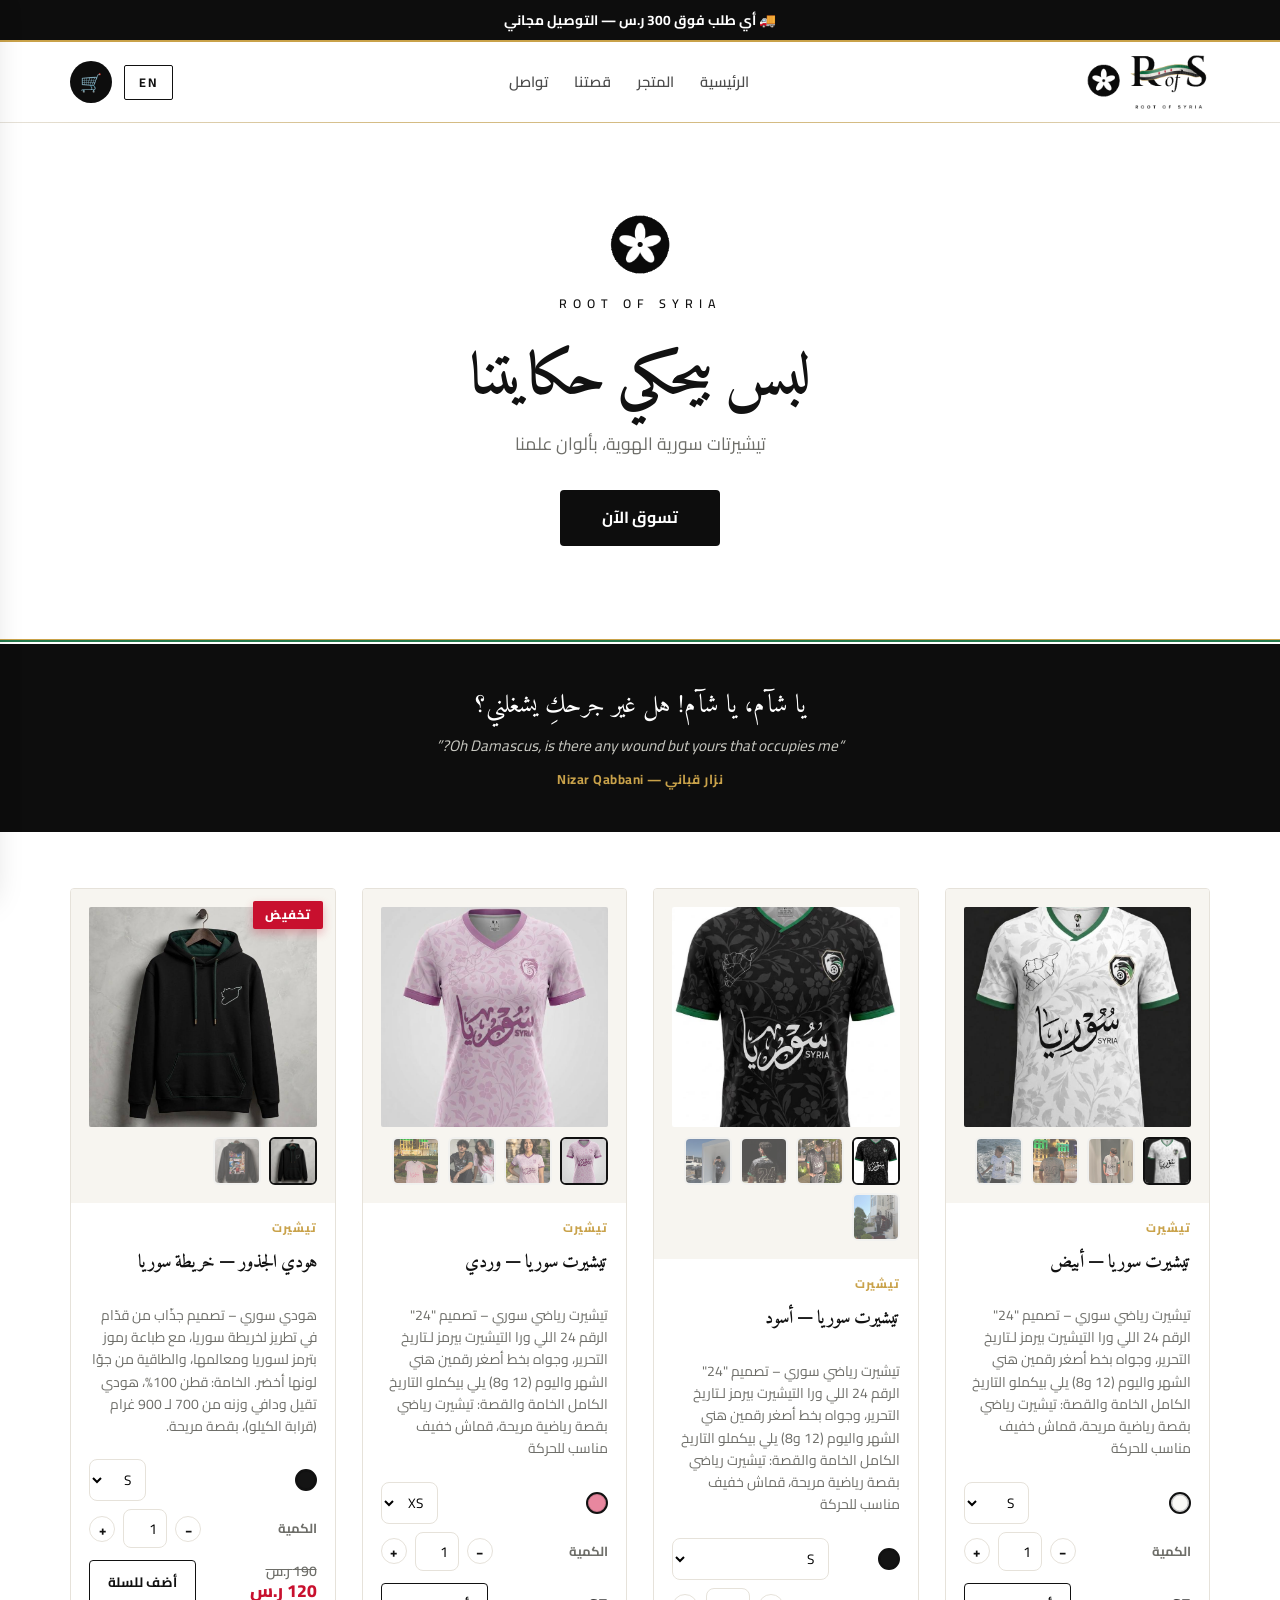
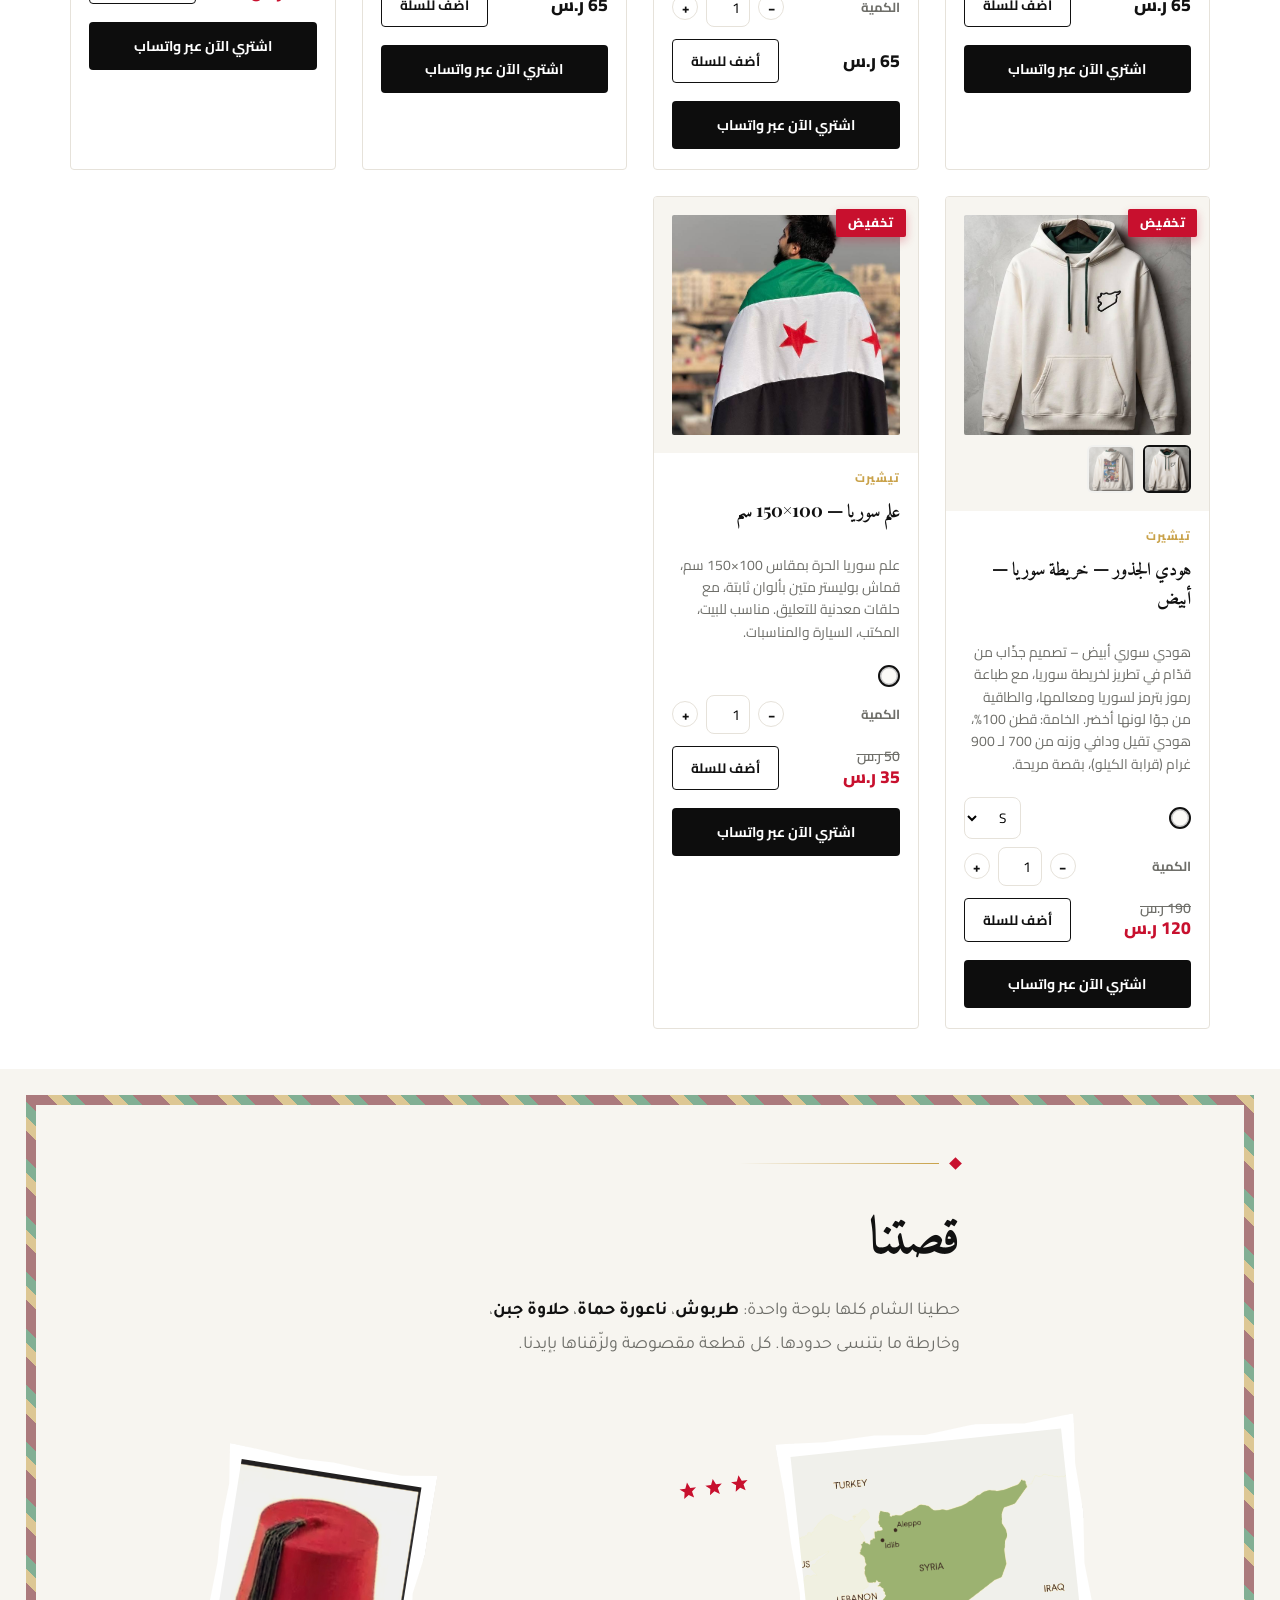
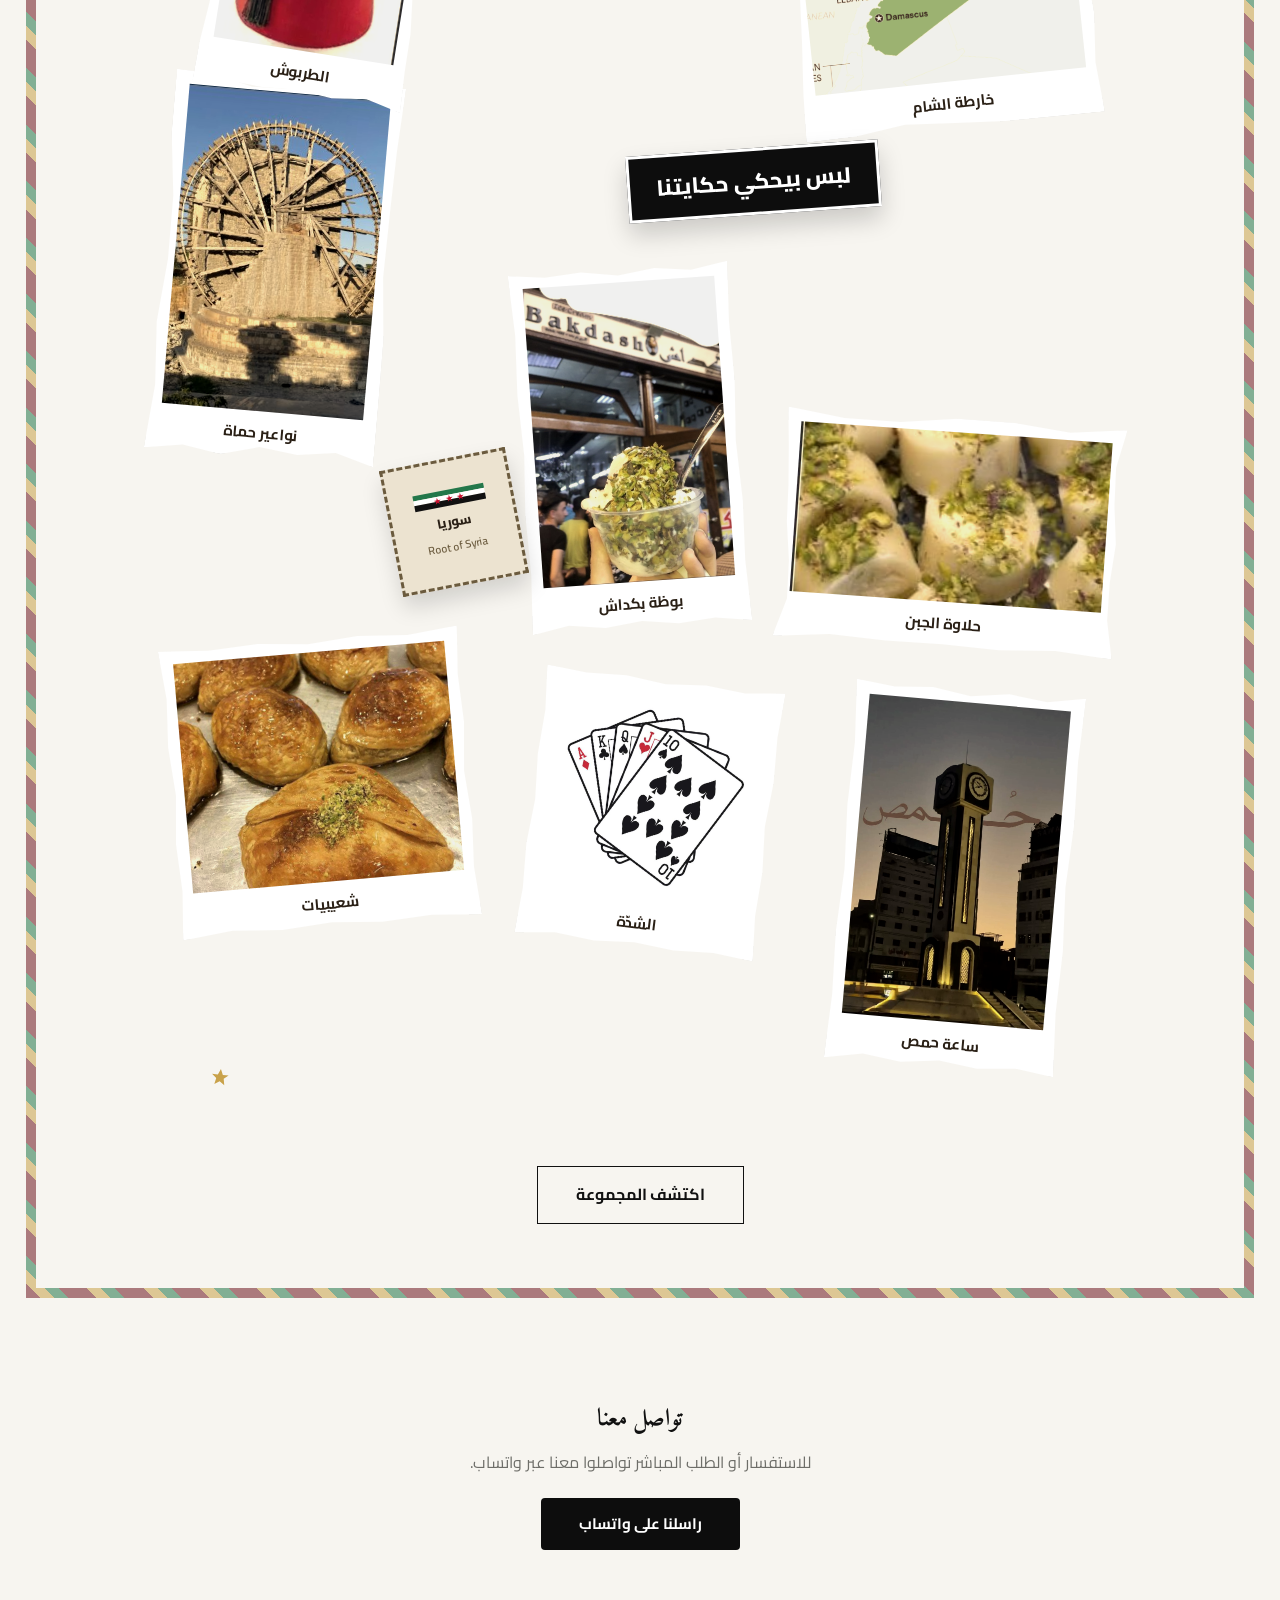
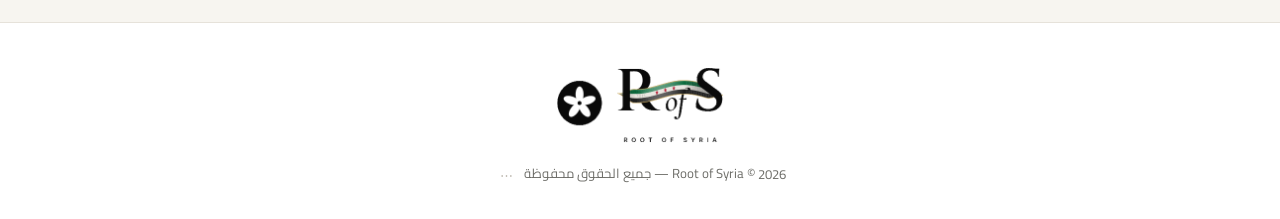
<file: index.html>
<!DOCTYPE html>
<html lang="ar" dir="rtl">
<head>
<meta charset="UTF-8">
<meta name="viewport" content="width=device-width, initial-scale=1.0">
<title>Root of Syria | تيشيرتات سورية الهوية</title>
<meta name="description" content="Root of Syria — Syrian-identity t-shirts in the colors of our flag. Order directly via WhatsApp, ships across the Gulf and beyond. تيشيرتات سورية الهوية، اطلبي مباشرة عبر واتساب.">
<link rel="canonical" href="https://meriesaif024-png.github.io/Syrian__style/">
<meta property="og:type" content="website">
<meta property="og:title" content="Root of Syria">
<meta property="og:description" content="Syrian-identity t-shirts in the colors of our flag. Order directly via WhatsApp.">
<meta property="og:url" content="https://meriesaif024-png.github.io/Syrian__style/">
<meta property="og:image" content="https://meriesaif024-png.github.io/Syrian__style/assets/og-image.png">
<meta name="twitter:card" content="summary">
<meta name="twitter:title" content="Root of Syria">
<meta name="twitter:description" content="Syrian-identity t-shirts in the colors of our flag. Order directly via WhatsApp.">
<meta name="twitter:image" content="https://meriesaif024-png.github.io/Syrian__style/assets/og-image.png">
<link rel="icon" type="image/png" href="assets/logo-mark.png?v=20261125">
<link rel="apple-touch-icon" href="assets/logo-mark.png?v=20261125">
<meta name="theme-color" content="#ffffff">
<link rel="preconnect" href="https://fonts.googleapis.com">
<link href="https://fonts.googleapis.com/css2?family=Playfair+Display:ital,wght@0,500;0,700;1,500&family=Amiri:wght@400;700&family=Cairo:wght@400;600;800&family=Tajawal:wght@400;500&display=swap" rel="stylesheet">
<link rel="stylesheet" href="css/styles.css?v=20261125">
</head>
<body>

<div id="storefrontRoot">

<div class="promo-bar" data-i18n="promoFreeDelivery">🚚 أي طلب فوق 300 ر.س — التوصيل مجاني</div>

<div id="inAppBrowserBanner" class="in-app-banner" hidden>
  <span data-i18n="inAppBrowserWarning"></span>
  <button type="button" id="inAppBrowserDismiss" class="in-app-banner-close" aria-label="close">✕</button>
</div>

<header class="site-header">
  <div class="header-inner">
    <a href="#home" class="brand"><img src="assets/logo.png?v=20261125" alt="Root of Syria"></a>
    <nav class="main-nav">
      <a href="#home" data-i18n="navHome">الرئيسية</a>
      <a href="#shop" data-i18n="navShop">المتجر</a>
      <a href="#story" data-i18n="navStory">قصتنا</a>
      <a href="#contact" data-i18n="navContact">تواصل</a>
    </nav>
    <div class="header-actions">
      <button type="button" id="langToggle" class="lang-btn">EN</button>
      <button type="button" id="cartToggle" class="cart-btn" aria-label="Cart">
        🛒 <span id="cartCount" class="cart-count">0</span>
      </button>
    </div>
  </div>
</header>

<section class="hero" id="home">
  <div class="hero-content">
    <div class="hero-badge"><img src="assets/logo-mark.png?v=20261125" alt="" class="hero-mark"></div>
    <span class="hero-eyebrow">ROOT OF SYRIA</span>
    <h1 data-i18n="heroTitle">لبس بيحكي حكايتنا</h1>
    <p data-i18n="heroSubtitle">تيشيرتات سورية الهوية، بألوان علمنا</p>
    <a href="#shop" class="btn btn-hero" data-i18n="heroCta">تسوق الآن</a>
  </div>
</section>

<section class="quote-section">
  <div id="quoteBanner" class="quote-banner"></div>
</section>

<section class="shop" id="shop">
  <div id="productGrid" class="product-grid"></div>
</section>

<section class="story" id="story">
  <div class="story-head">
    <div class="story-rule"><span class="story-diamond"></span><span class="story-line"></span></div>
    <h2 data-i18n="storyTitle">قصتنا</h2>
    <p data-i18n-html="storyBody">حطينا الشام كلها بلوحة واحدة: <b>طربوش</b>، <b>ناعورة حماة</b>، <b>حلاوة جبن</b>، وخارطة ما بتنسى حدودها. كل قطعة مقصوصة ولزّقناها بإيدنا.</p>
  </div>

  <div class="story-board">
    <div class="story-photo p-map">
      <img src="assets/story-map.png?v=20261125" alt="Map of Syria" loading="lazy">
      <span class="story-tag" data-i18n="storyTagMap">خارطة الشام</span>
    </div>
    <div class="story-photo p-noria">
      <img src="assets/story-noria.jpg?v=20261125" alt="Hama Noria" loading="lazy">
      <span class="story-tag" data-i18n="storyTagNoria">نواعير حماة</span>
    </div>
    <div class="story-photo p-sweets">
      <img src="assets/story-sweets.jpg?v=20261125" alt="Halawet El Jibn" loading="lazy">
      <span class="story-tag" data-i18n="storyTagSweets">حلاوة الجبن</span>
    </div>
    <div class="story-photo p-fez">
      <img src="assets/story-fez.jpg?v=20261125" alt="Tarboosh" loading="lazy">
      <span class="story-tag" data-i18n="storyTagFez">الطربوش</span>
    </div>
    <div class="story-photo p-bakdash">
      <img src="assets/story-bakdash.jpg?v=20261125" alt="Bakdash ice cream" loading="lazy">
      <span class="story-tag" data-i18n="storyTagBakdash">بوظة بكداش</span>
    </div>
    <div class="story-photo p-shaabiyat">
      <img src="assets/story-shaabiyat.jpg?v=20261125" alt="Shaabiyat" loading="lazy">
      <span class="story-tag" data-i18n="storyTagShaabiyat">شعيبيات</span>
    </div>
    <div class="story-photo p-cards">
      <img src="assets/story-cards.jpg?v=20261125" alt="Playing cards" loading="lazy">
      <span class="story-tag" data-i18n="storyTagCards">الشدّة</span>
    </div>
    <div class="story-photo p-clock">
      <img src="assets/story-clock.jpg?v=20261125" alt="Homs clock tower" loading="lazy">
      <span class="story-tag" data-i18n="storyTagClock">ساعة حمص</span>
    </div>

    <div class="story-sign" data-i18n="heroTitle">لبس بيحكي حكايتنا</div>

    <div class="story-stamp">
      <div class="story-flagbar"><span class="g"></span><span class="w"></span><span class="b"></span></div>
      <span class="story-stamp-stars">★ ★ ★</span>
      <span class="story-stamp-txt" data-i18n="storyStampCountry">سوريا</span>
      <span class="story-stamp-val">Root of Syria</span>
    </div>

    <div class="story-stars3 stars-a" aria-hidden="true">
      <svg viewBox="0 0 24 24" fill="#c8102e"><path d="M12 1l3 7h7l-5.5 4.5L18 20l-6-4-6 4 1.5-7.5L2 8h7z"/></svg>
      <svg viewBox="0 0 24 24" fill="#c8102e"><path d="M12 1l3 7h7l-5.5 4.5L18 20l-6-4-6 4 1.5-7.5L2 8h7z"/></svg>
      <svg viewBox="0 0 24 24" fill="#c8102e"><path d="M12 1l3 7h7l-5.5 4.5L18 20l-6-4-6 4 1.5-7.5L2 8h7z"/></svg>
    </div>
    <div class="story-stars3 stars-b" aria-hidden="true">
      <svg viewBox="0 0 24 24" fill="#c9a24a"><path d="M12 1l3 7h7l-5.5 4.5L18 20l-6-4-6 4 1.5-7.5L2 8h7z"/></svg>
    </div>
  </div>

  <div class="story-cta-row">
    <a href="#shop" class="story-ghost-btn" data-i18n="storyCta">اكتشف المجموعة</a>
  </div>
</section>

<section class="contact" id="contact">
  <h2 data-i18n="contactTitle">تواصل معنا</h2>
  <p data-i18n="contactBody">للاستفسار أو الطلب المباشر تواصلوا معنا عبر واتساب.</p>
  <a href="#" id="contactWhatsappBtn" class="btn btn-whatsapp" target="_blank" rel="noopener" data-i18n="contactWhatsappBtn">راسلنا على واتساب</a>
</section>

<footer class="site-footer">
  <div class="brand"><img src="assets/logo.png?v=20261125" alt="Root of Syria"></div>
  <p>Root of Syria &copy; <span id="year"></span> — <span data-i18n="footerRights">جميع الحقوق محفوظة</span> <button type="button" id="ownerAccessBtn" class="owner-access-btn" aria-label="owner">⋯</button></p>
</footer>

<!-- Cart Drawer -->
<div id="overlay" class="overlay"></div>
<aside id="cartDrawer" class="cart-drawer">
  <div class="cart-drawer-header">
    <h2 data-i18n="cartTitle">سلة المشتريات</h2>
    <button type="button" id="cartClose" class="icon-btn">✕</button>
  </div>
  <div id="cartItems" class="cart-items"></div>
  <div class="cart-drawer-footer">
    <div class="cart-total-row">
      <span data-i18n="subtotal">المجموع</span>
      <strong id="cartSubtotal">0 ر.س</strong>
    </div>
    <button type="button" id="checkoutBtn" class="btn btn-checkout" disabled data-i18n="checkoutBtn">إتمام الطلب عبر واتساب</button>
    <button type="button" id="clearCartBtn" class="btn btn-text" data-i18n="clearCart">تفريغ السلة</button>
  </div>
</aside>

<!-- Product Detail -->
<div id="detailModal" class="modal">
  <div class="modal-box detail-box">
    <button type="button" id="detailClose" class="icon-btn detail-close">✕</button>
    <div id="detailContent" class="detail-content"></div>
  </div>
</div>

<!-- Checkout Modal -->
<div id="checkoutModal" class="modal">
  <div class="modal-box">
    <div class="modal-header">
      <h2 data-i18n="modalTitle">معلومات التوصيل</h2>
      <button type="button" id="checkoutClose" class="icon-btn">✕</button>
    </div>
    <form id="checkoutForm">
      <label>
        <span data-i18n="nameLabel">الاسم الكامل</span>
        <input type="text" id="custName" required>
      </label>
      <label>
        <span data-i18n="phoneLabel">رقم الهاتف</span>
        <input type="tel" id="custPhone" required>
      </label>
      <label>
        <span data-i18n="countryLabel">الدولة</span>
        <select id="custCountry">
          <option value="🇸🇦 Saudi Arabia — السعودية" selected>🇸🇦 Saudi Arabia — السعودية</option>
          <option value="🇦🇪 United Arab Emirates — الإمارات">🇦🇪 United Arab Emirates — الإمارات</option>
          <option value="🇰🇼 Kuwait — الكويت">🇰🇼 Kuwait — الكويت</option>
          <option value="🇶🇦 Qatar — قطر">🇶🇦 Qatar — قطر</option>
          <option value="🇧🇭 Bahrain — البحرين">🇧🇭 Bahrain — البحرين</option>
          <option value="🇴🇲 Oman — عُمان">🇴🇲 Oman — عُمان</option>
          <option value="🇸🇾 Syria — سوريا">🇸🇾 Syria — سوريا</option>
          <option value="🇱🇧 Lebanon — لبنان">🇱🇧 Lebanon — لبنان</option>
          <option value="🇯🇴 Jordan — الأردن">🇯🇴 Jordan — الأردن</option>
          <option value="🇮🇶 Iraq — العراق">🇮🇶 Iraq — العراق</option>
          <option value="🇵🇸 Palestine — فلسطين">🇵🇸 Palestine — فلسطين</option>
          <option value="🇪🇬 Egypt — مصر">🇪🇬 Egypt — مصر</option>
          <option value="🇱🇾 Libya — ليبيا">🇱🇾 Libya — ليبيا</option>
          <option value="🇹🇳 Tunisia — تونس">🇹🇳 Tunisia — تونس</option>
          <option value="🇩🇿 Algeria — الجزائر">🇩🇿 Algeria — الجزائر</option>
          <option value="🇲🇦 Morocco — المغرب">🇲🇦 Morocco — المغرب</option>
          <option value="🇸🇩 Sudan — السودان">🇸🇩 Sudan — السودان</option>
          <option value="🇾🇪 Yemen — اليمن">🇾🇪 Yemen — اليمن</option>
          <option value="🇹🇷 Turkey — تركيا">🇹🇷 Turkey — تركيا</option>
          <option value="🇩🇪 Germany — ألمانيا">🇩🇪 Germany — ألمانيا</option>
          <option value="🇸🇪 Sweden — السويد">🇸🇪 Sweden — السويد</option>
          <option value="🇳🇱 Netherlands — هولندا">🇳🇱 Netherlands — هولندا</option>
          <option value="🇫🇷 France — فرنسا">🇫🇷 France — فرنسا</option>
          <option value="🇬🇧 United Kingdom — بريطانيا">🇬🇧 United Kingdom — بريطانيا</option>
          <option value="🇺🇸 United States — أمريكا">🇺🇸 United States — أمريكا</option>
          <option value="🇨🇦 Canada — كندا">🇨🇦 Canada — كندا</option>
          <option value="🇦🇺 Australia — أستراليا">🇦🇺 Australia — أستراليا</option>
        </select>
      </label>
      <label>
        <span data-i18n="addressLabel">المدينة / العنوان</span>
        <input type="text" id="custAddress">
      </label>
      <label>
        <span data-i18n="notesLabel">ملاحظات (اختياري)</span>
        <textarea id="custNotes" rows="2"></textarea>
      </label>
      <p class="required-note" data-i18n="requiredNote">* الاسم ورقم الهاتف مطلوبان</p>
      <button type="submit" class="btn btn-checkout" data-i18n="sendWhatsapp">إرسال الطلب على واتساب</button>
    </form>
  </div>
</div>

<!-- PIN gate for the owner-only Control Desk -->
<div id="pinGateModal" class="modal">
  <div class="modal-box pin-gate-box">
    <div class="modal-header">
      <h2 data-i18n="pinGateTitle">دخول صاحبة المتجر</h2>
      <button type="button" id="pinGateClose" class="icon-btn">✕</button>
    </div>
    <form id="pinGateForm">
      <label>
        <span data-i18n="pinGateLabel">الرمز السري</span>
        <input type="password" id="pinGateInput" autocomplete="off">
      </label>
      <p id="pinGateError" class="pin-gate-error" hidden data-i18n="pinGateError">رمز غير صحيح</p>
      <button type="submit" class="btn btn-checkout" data-i18n="pinGateSubmit">دخول</button>
    </form>
  </div>
</div>

</div><!-- /storefrontRoot -->

<!-- Control Desk: full-page, owner-only product management -->
<section id="adminPage" class="admin-page" hidden>
  <div class="admin-page-inner">
    <div class="admin-page-header">
      <h1 data-i18n="adminTitle">لوحة التحكم — إضافة قطعة</h1>
      <a href="#" id="adminBackLink" class="admin-back-link" data-i18n="adminBackLink">→ رجوع للمتجر</a>
    </div>
    <p class="admin-intro" data-i18n="adminIntro">
      عبّي بيانات القطعة، ضيفي الصور، واضغطي "حفظ بالمتجر" — بتنحفظ وبتنشر مباشرة لكل الزوار.
    </p>
    <div id="admGh" class="admin-gh">
      <div class="admin-gh-row">
        <span id="admGhStatus" class="admin-gh-status"></span>
        <button type="button" id="admGhToggle" class="btn btn-text admin-gh-toggle"></button>
      </div>
      <div id="admGhForm" class="admin-gh-form" hidden>
        <p class="admin-gh-help" data-i18n-html="admGhHelp"></p>
        <div class="admin-gh-input-row">
          <input type="password" id="admGhToken" placeholder="github_pat_..." autocomplete="off" dir="ltr">
          <button type="button" id="admGhSave" class="btn btn-checkout" data-i18n="admGhSaveBtn">حفظ المفتاح</button>
        </div>
        <p id="admGhMsg" class="pin-gate-error" hidden></p>
      </div>
    </div>
    <div class="admin-layout">
      <div class="admin-form">
        <label>
          <span data-i18n="admEditLabel">تعديل قطعة موجودة (اختياري)</span>
          <select id="admEditSelect">
            <option value="" data-i18n="admNewItem">➕ قطعة جديدة</option>
          </select>
        </label>
        <div class="admin-row">
          <label>
            <span data-i18n="admNameArLabel">الاسم (عربي)</span>
            <input type="text" id="admNameAr" placeholder="مثال: سوريا كلاسيك">
          </label>
          <label>
            <span data-i18n="admNameEnLabel">Name (English)</span>
            <input type="text" id="admNameEn" placeholder="e.g. Syria Classic Tee">
          </label>
        </div>
        <label>
          <span data-i18n="admPriceLabel">السعر (ر.س)</span>
          <input type="number" id="admPrice" min="0" step="1" value="75">
        </label>
        <div class="admin-sale">
          <label class="admin-sale-toggle">
            <input type="checkbox" id="admOnSale">
            <span data-i18n="admOnSaleLabel">عليها تخفيض 🏷️</span>
          </label>
          <label id="admSalePriceWrap" hidden>
            <span data-i18n="admSalePriceLabel">سعر التخفيض (ر.س)</span>
            <input type="number" id="admSalePrice" min="0" step="1">
          </label>
        </div>
        <fieldset class="admin-colors">
          <legend data-i18n="admColorsLabel">الألوان المتوفرة</legend>
          <label><input type="checkbox" value="black" checked> <span class="swatch swatch-black"></span></label>
          <label><input type="checkbox" value="white" checked> <span class="swatch swatch-white"></span></label>
          <label><input type="checkbox" value="pink" checked> <span class="swatch swatch-pink"></span></label>
        </fieldset>
        <fieldset class="admin-sizes">
          <legend data-i18n="admSizesLabel">المقاسات والكمية المتوفرة</legend>
          <div class="admin-size-row">
            <label><input type="checkbox" class="size-check" value="XS" checked> XS</label>
            <input type="number" class="size-stock" data-size="XS" min="0" value="10">
          </div>
          <div class="admin-size-row">
            <label><input type="checkbox" class="size-check" value="S" checked> S</label>
            <input type="number" class="size-stock" data-size="S" min="0" value="10">
          </div>
          <div class="admin-size-row">
            <label><input type="checkbox" class="size-check" value="M" checked> M</label>
            <input type="number" class="size-stock" data-size="M" min="0" value="10">
          </div>
          <div class="admin-size-row">
            <label><input type="checkbox" class="size-check" value="L" checked> L</label>
            <input type="number" class="size-stock" data-size="L" min="0" value="10">
          </div>
          <div class="admin-size-row">
            <label><input type="checkbox" class="size-check" value="XL" checked> XL</label>
            <input type="number" class="size-stock" data-size="XL" min="0" value="10">
          </div>
          <div class="admin-size-row">
            <label><input type="checkbox" class="size-check" value="XXL" checked> XXL</label>
            <input type="number" class="size-stock" data-size="XXL" min="0" value="10">
          </div>
          <div class="admin-size-row">
            <label><input type="checkbox" class="size-check" value="3XL" checked> 3XL</label>
            <input type="number" class="size-stock" data-size="3XL" min="0" value="10">
          </div>
          <div class="admin-size-row">
            <label><input type="checkbox" class="size-check" value="4XL" checked> 4XL</label>
            <input type="number" class="size-stock" data-size="4XL" min="0" value="10">
          </div>
        </fieldset>
        <label>
          <span data-i18n="admPhotosLabel">صور القطعة (حتى 7 صور)</span>
          <input type="file" id="admPhotos" accept="image/*" multiple>
        </label>
        <p class="admin-photos-note" data-i18n="admPhotosNote">بعد توليد الكود، ابعتيلنا هالصور مباشرة بالشات وربطها بالمنتج.</p>
        <div class="admin-photo-thumbs" id="admPhotoThumbs"></div>
        <div class="admin-row">
          <label>
            <span data-i18n="admDescArLabel">الوصف (عربي)</span>
            <textarea id="admDescAr" rows="2"></textarea>
          </label>
          <label>
            <span data-i18n="admDescEnLabel">Description (English)</span>
            <textarea id="admDescEn" rows="2"></textarea>
          </label>
        </div>
      </div>
      <div class="admin-preview">
        <div id="admPreviewArt" class="admin-preview-art"></div>
        <div class="admin-preview-swatches" id="admPreviewSwatches"></div>
      </div>
    </div>
    <div class="admin-actions">
      <button type="button" id="admSave" class="btn btn-checkout" data-i18n="admSaveBtn">حفظ بالمتجر</button>
      <button type="button" id="admDelete" class="btn btn-delete" hidden data-i18n="admDeleteBtn">حذف القطعة</button>
    </div>
    <p id="admSaveStatus" class="admin-save-status" hidden></p>
  </div>
</section>

<script src="js/products.js?v=20261125"></script>
<script src="js/artwork.js?v=20261125"></script>
<script src="js/app.js?v=20261125"></script>
<script>
  document.getElementById("year").textContent = new Date().getFullYear();
</script>
</body>
</html>
</file>
<file: css/styles.css>
:root {
  /* Root of Syria palette: black & white logo, flag-ribbon accents */
  --black: #0d0d0d;
  --green: #23774a;
  --green-deep: #175634;
  --red: #c8102e;
  --gold: #c9a24a;
  --white: #ffffff;
  --paper: #ffffff;
  --cream: #f7f5f0;
  --ink: #111111;
  --muted: #6e6e69;
  --border: #e6e2da;
  --radius: 4px;
  --font-head: 'Playfair Display', 'Amiri', serif;
  --font-body: 'Cairo', sans-serif;
}

* { box-sizing: border-box; }
html, body { margin: 0; padding: 0; }
body {
  font-family: var(--font-body);
  background: var(--paper);
  color: var(--ink);
  line-height: 1.6;
}
h1, h2, h3 { font-family: var(--font-head); font-weight: 700; margin: 0 0 .4em; }
a { color: inherit; text-decoration: none; }
button { font-family: inherit; cursor: pointer; }
img, svg { display: block; max-width: 100%; }

/* ---------- Free-delivery announcement ---------- */
.promo-bar {
  background: var(--black); color: #fff; text-align: center;
  padding: 9px 16px; font-size: .86rem; font-weight: 700;
  border-bottom: 2px solid var(--gold);
}

/* ---------- In-app browser warning ---------- */
.in-app-banner {
  background: var(--green); color: #fff; text-align: center;
  border-bottom: 1px solid var(--green-deep);
  padding: 8px 40px 8px 16px; font-size: .82rem; font-weight: 600;
  position: relative; line-height: 1.5;
}
.in-app-banner[hidden] { display: none; }
.in-app-banner-close {
  position: absolute; top: 6px; inset-inline-end: 10px;
  background: none; border: none; color: #fff; font-size: .95rem;
  width: 26px; height: 26px; border-radius: 50%;
}
.in-app-banner-close:hover { background: rgba(255,255,255,.18); }

/* ---------- Header ---------- */
.site-header {
  position: sticky; top: 0; z-index: 40;
  background: #fff;
  border-bottom: 1px solid var(--border);
}
.site-header::after {
  content: ""; position: absolute; left: 0; right: 0; bottom: -1px; height: 1px;
  background: linear-gradient(90deg, transparent, var(--gold) 30%, var(--gold) 70%, transparent);
  opacity: .6;
}
.header-inner {
  max-width: 1180px; margin: 0 auto;
  display: flex; align-items: center; justify-content: space-between;
  padding: 10px 20px;
  gap: 16px;
}
.brand { display: block; color: var(--ink); }
.brand img { height: 60px; width: auto; }
.main-nav { display: flex; gap: 26px; }
.main-nav a {
  color: var(--ink); font-weight: 600; font-size: .92rem;
  opacity: .75; transition: opacity .2s;
  position: relative; padding: 4px 0;
}
.main-nav a::after {
  content: ""; position: absolute; left: 0; right: 0; bottom: -2px; height: 1.5px;
  background: var(--green); transform: scaleX(0); transition: transform .25s;
}
.main-nav a:hover { opacity: 1; }
.main-nav a:hover::after { transform: scaleX(1); }
.header-actions { display: flex; align-items: center; gap: 12px; }
.lang-btn {
  background: transparent; border: 1px solid var(--ink);
  color: var(--ink); border-radius: 2px; padding: 5px 14px;
  font-weight: 700; font-size: .78rem; letter-spacing: 2px;
}
.lang-btn:hover { background: var(--ink); color: var(--white); }
.cart-btn {
  position: relative; background: var(--black); border: none;
  color: var(--white); font-size: 1.1rem; border-radius: 50%;
  width: 42px; height: 42px; display: flex; align-items: center; justify-content: center;
}
.cart-count {
  position: absolute; top: -4px; inset-inline-end: -4px;
  background: var(--red); color: var(--white); font-size: .68rem; font-weight: 800;
  min-width: 18px; height: 18px; border-radius: 50%;
  align-items: center; justify-content: center; display: none;
}

/* ---------- Hero ---------- */
.hero {
  position: relative; overflow: hidden; color: var(--ink);
  background: var(--paper);
}
.hero::before {
  /* flag-ribbon stripe: green / white / black, gold edge */
  content: ""; position: absolute; left: 0; right: 0; bottom: 0; height: 6px;
  background: linear-gradient(to bottom, var(--green) 0 33.3%, #fff 33.3% 66.6%, var(--black) 66.6% 100%);
  box-shadow: 0 -1px 0 var(--gold);
}
.hero-badge { display: flex; justify-content: center; margin-bottom: 18px; }
.hero-mark { width: 64px; height: auto; }
.hero-eyebrow {
  display: block; font-size: .78rem; font-weight: 600;
  letter-spacing: 6px; color: var(--ink); margin-bottom: 18px; direction: ltr;
}
.hero-content {
  position: relative; z-index: 1;
  max-width: 760px; margin: 0 auto; text-align: center;
  padding: 90px 24px 100px;
}
.hero-content h1 { font-size: clamp(2.2rem, 5.5vw, 3.6rem); line-height: 1.3; }
.hero-content p { font-size: 1.1rem; margin-bottom: 1.8em; color: var(--muted); }
.btn { display: inline-block; border: none; border-radius: var(--radius); font-weight: 700; }
.btn[hidden] { display: none; }
.btn-hero {
  background: var(--black); color: var(--white);
  padding: 15px 42px; font-size: 1rem;
  transition: transform .15s, background .2s;
}
.btn-hero:hover { transform: translateY(-2px); background: var(--green); }

/* ---------- Quote banner ---------- */
.quote-section { background: var(--black); padding: 40px 20px; }
.quote-banner { max-width: 720px; margin: 0 auto; text-align: center; color: var(--white); min-height: 100px; }
.quote-banner.fade-in { animation: fadeIn .6s ease; }
@keyframes fadeIn { from { opacity: 0; transform: translateY(6px);} to { opacity: 1; transform: translateY(0);} }
.quote-ar { font-family: 'Amiri', serif; font-size: 1.6rem; color: var(--white); margin: 0 0 .3em; }
.quote-en { font-style: italic; color: #c9c9c2; margin: 0 0 .5em; font-size: .95rem; }
.quote-by { color: var(--gold); font-weight: 700; font-size: .82rem; letter-spacing: .5px; }

/* ---------- Shop ---------- */
.shop { max-width: 1180px; margin: 0 auto; padding: 56px 20px 40px; }
.product-grid {
  display: grid; grid-template-columns: repeat(auto-fill, minmax(260px, 1fr));
  gap: 26px;
}
.shop-empty { grid-column: 1 / -1; text-align: center; color: var(--muted); padding: 60px 20px; font-size: 1.05rem; }
.product-card {
  background: #fff; border: 1px solid var(--border); border-radius: var(--radius);
  overflow: hidden; display: flex; flex-direction: column;
  transition: box-shadow .2s, transform .2s;
}
.product-card:hover { box-shadow: 0 14px 30px rgba(0,0,0,.07); transform: translateY(-3px); border-color: #d6d1c6; }
.product-art { background: var(--cream); padding: 18px; cursor: pointer; position: relative; }
.detail-art { position: relative; }
.sale-badge {
  position: absolute; top: 12px; inset-inline-start: 12px; z-index: 2;
  background: var(--red); color: #fff; font-weight: 800; font-size: .78rem;
  padding: 4px 12px; border-radius: 2px; letter-spacing: .5px;
  box-shadow: 0 4px 10px rgba(200,16,46,.3);
}
.price-sale { display: flex; flex-direction: column; line-height: 1.25; white-space: nowrap; }
.price-new { color: var(--red); }
.price-old { color: var(--muted); font-weight: 600; font-size: .8em; }
.garment-art { width: 100%; height: 220px; }
.product-photo { width: 100%; height: 220px; object-fit: cover; border-radius: 2px; }
.product-thumbs { display: flex; gap: 8px; margin-top: 10px; flex-wrap: wrap; }
.product-thumb {
  width: 48px; height: 48px; padding: 0; border-radius: 6px; overflow: hidden;
  border: 2px solid transparent; opacity: .65; flex-shrink: 0;
}
.product-thumb img { width: 100%; height: 100%; object-fit: cover; }
.product-thumb.active { border-color: var(--ink); opacity: 1; }
.product-info { padding: 16px 18px 20px; display: flex; flex-direction: column; gap: 8px; }
.product-type { font-size: .72rem; text-transform: uppercase; letter-spacing: 1px; color: var(--gold); font-weight: 800; }
.product-info h3 { font-size: 1.15rem; }
.product-name { cursor: pointer; }
.product-name:hover { color: var(--green); }
.product-desc { color: var(--muted); font-size: .87rem; min-height: 2.6em; }
.low-stock-note { color: var(--red); font-size: .8rem; font-weight: 700; margin: 0; }
.product-row { display: flex; align-items: center; justify-content: space-between; gap: 10px; }
.swatches { display: flex; gap: 6px; }
.swatch {
  width: 22px; height: 22px; border-radius: 50%; border: 2px solid transparent;
  padding: 0; box-shadow: inset 0 0 0 1px rgba(0,0,0,.15);
}
.swatch-black { background: #141414; }
.swatch-white { background: #fbfaf7; box-shadow: inset 0 0 0 1.5px #ccc; }
.swatch-pink { background: #e8879f; }
.swatch.active { border-color: var(--ink); }
.size-select {
  border: 1.5px solid var(--border); border-radius: 8px; padding: 6px 10px;
  font-family: inherit; font-size: .85rem; background: #fff;
}
.qty-label { font-size: .82rem; color: var(--muted); font-weight: 700; }
.qty-picker { display: flex; align-items: center; gap: 8px; }
.qty-picker button {
  width: 26px; height: 26px; border-radius: 50%; border: 1.5px solid var(--border);
  background: #fff; font-weight: 800; color: var(--ink); flex-shrink: 0;
}
.qty-picker button:hover { border-color: var(--green); color: var(--green); }
.qty-input {
  width: 44px; text-align: center; border: 1.5px solid var(--border); border-radius: 8px;
  padding: 5px 4px; font-family: inherit; font-size: .9rem;
}
.product-row-bottom { margin-top: 4px; }
.price { font-weight: 800; font-size: 1.1rem; color: var(--ink); }
.btn-add {
  background: transparent; color: var(--ink); border: 1px solid var(--ink);
  padding: 8px 18px; font-size: .85rem;
  transition: background .2s, color .2s;
}
.btn-add:hover { background: var(--ink); color: var(--white); }
.btn-added { background: var(--green) !important; border-color: var(--green) !important; color: #fff !important; }
.btn-buy-now {
  display: block; width: 100%; margin-top: 10px;
  background: var(--black); color: var(--white); padding: 11px; font-size: .88rem; text-align: center;
  transition: background .2s;
}
.btn-buy-now:hover { background: var(--green); }
.btn-buy-now:disabled { background: #cfcfc7; cursor: not-allowed; }

/* ---------- Story (scrapbook collage) ---------- */
.story {
  --paper: #ece3d0;
  --paper-2: #ffffff;
  --blue: #244a72;
  position: relative;
  padding: 90px 6vw 100px;
  background: var(--cream);
  color: var(--ink);
  overflow: hidden;
}
.story::before {
  content: ""; position: absolute; inset: 26px;
  border: 10px solid transparent;
  border-image: repeating-linear-gradient(45deg,
      #6e1620 0 10px, var(--gold) 10px 20px, var(--green) 20px 30px, #6e1620 30px 40px) 10;
  opacity: .55; pointer-events: none;
}
.story-head { position: relative; z-index: 2; max-width: 640px; margin: 0 auto 56px; }
.story-rule { display: flex; align-items: center; gap: 12px; margin-bottom: 22px; }
.story-diamond { width: 9px; height: 9px; background: var(--red); transform: rotate(45deg); }
.story-line { flex: 1; height: 1px; background: linear-gradient(to left, var(--gold), transparent); max-width: 200px; }
.story-head h2 { font-size: clamp(32px, 5vw, 52px); }
.story-head p {
  font-family: 'Tajawal', sans-serif; font-size: 18px; line-height: 1.9;
  color: var(--muted); max-width: 520px; margin: 0;
}
.story-head p b { color: var(--ink); font-weight: 700; }

.story-board { position: relative; z-index: 2; height: 1300px; max-width: 980px; margin: 0 auto; }

.story-photo {
  position: absolute; padding: 14px 14px 44px;
  background: var(--paper-2);
  box-shadow: 0 14px 30px rgba(0,0,0,.14), 0 2px 6px rgba(0,0,0,.06);
}
.story-photo img {
  display: block; width: 100%; height: 100%; object-fit: cover;
  filter: sepia(.35) saturate(1.15) contrast(1.05) brightness(.94);
}
.story-tag {
  position: absolute; bottom: 12px; right: 16px; left: 16px;
  font-family: var(--font-body); font-weight: 700; font-size: 15px;
  color: #2a2016; text-align: center;
}

.p-map {
  width: 300px; height: 300px; top: 10px; right: 40px;
  clip-path: polygon(0.0% 0.0%, 16.7% 1.0%, 33.3% 0.5%, 50.0% 2.1%, 66.7% 0.2%, 83.3% 1.7%, 100.0% 0.0%, 98.8% 16.7%, 99.8% 33.3%, 98.4% 50.0%, 99.9% 66.7%, 98.6% 83.3%, 100.0% 100.0%, 83.3% 99.8%, 66.7% 99.7%, 50.0% 98.6%, 33.3% 97.4%, 16.7% 99.6%, 0.0% 100.0%, 0.7% 83.3%, 2.0% 66.7%, 3.0% 50.0%, 1.8% 33.3%, 1.3% 16.7%);
  transform: rotate(-6deg); z-index: 4;
}
.p-map img { height: 240px; }

.p-noria {
  width: 230px; height: 380px; top: 260px; left: 10px;
  clip-path: polygon(0.0% 0.0%, 16.7% 0.5%, 33.3% 3.0%, 50.0% 2.7%, 66.7% 0.9%, 83.3% 1.7%, 100.0% 0.0%, 98.4% 16.7%, 97.7% 33.3%, 97.2% 50.0%, 99.7% 66.7%, 99.9% 83.3%, 100.0% 100.0%, 83.3% 97.1%, 66.7% 98.5%, 50.0% 97.3%, 33.3% 100.0%, 16.7% 98.4%, 0.0% 100.0%, 2.5% 83.3%, 0.8% 66.7%, 3.3% 50.0%, 3.2% 33.3%, 0.1% 16.7%);
  transform: rotate(5deg); z-index: 3;
}
.p-noria img { height: 320px; }

.p-sweets {
  width: 340px; height: 230px; top: 600px; right: 10px;
  clip-path: polygon(0.0% 0.0%, 16.7% 3.3%, 33.3% 3.3%, 50.0% 0.2%, 66.7% 0.3%, 83.3% 2.9%, 100.0% 0.0%, 97.4% 16.7%, 97.7% 33.3%, 98.9% 50.0%, 97.9% 66.7%, 97.9% 83.3%, 100.0% 100.0%, 83.3% 98.0%, 66.7% 99.4%, 50.0% 98.5%, 33.3% 98.6%, 16.7% 97.5%, 0.0% 100.0%, 3.5% 83.3%, 3.3% 66.7%, 1.9% 50.0%, 1.6% 33.3%, 0.9% 16.7%);
  transform: rotate(4deg); z-index: 5;
}
.p-sweets img { height: 170px; }

.p-fez {
  width: 210px; height: 240px; top: 40px; left: 60px;
  clip-path: polygon(0.0% 0.0%, 16.7% 0.8%, 33.3% 1.9%, 50.0% 1.3%, 66.7% 2.1%, 83.3% 2.2%, 100.0% 0.0%, 99.8% 16.7%, 100.0% 33.3%, 97.1% 50.0%, 99.1% 66.7%, 99.2% 83.3%, 100.0% 100.0%, 83.3% 96.5%, 66.7% 98.4%, 50.0% 97.1%, 33.3% 98.3%, 16.7% 97.8%, 0.0% 100.0%, 0.5% 83.3%, 2.2% 66.7%, 3.0% 50.0%, 1.8% 33.3%, 2.6% 16.7%);
  transform: rotate(9deg); z-index: 6;
}
.p-fez img { height: 180px; }

/* torn-paper edge shared by the newer photos */
.p-bakdash, .p-clock, .p-shaabiyat, .p-cards {
  clip-path: polygon(0.0% 0.0%, 16.7% 1.2%, 33.3% 0.4%, 50.0% 2.0%, 66.7% 0.6%, 83.3% 1.8%, 100.0% 0.0%, 98.9% 16.7%, 99.6% 33.3%, 98.2% 50.0%, 99.5% 66.7%, 98.7% 83.3%, 100.0% 100.0%, 83.3% 98.6%, 66.7% 99.5%, 50.0% 98.2%, 33.3% 99.4%, 16.7% 98.1%, 0.0% 100.0%, 1.2% 83.3%, 0.4% 66.7%, 1.8% 50.0%, 0.6% 33.3%, 1.5% 16.7%);
}
.p-bakdash { width: 220px; height: 360px; top: 450px; left: 370px; transform: rotate(-4deg); z-index: 4; }
.p-bakdash img { height: 300px; }
.p-shaabiyat { width: 300px; height: 290px; top: 820px; left: 20px; transform: rotate(-5deg); z-index: 5; }
.p-shaabiyat img { height: 230px; }
.p-cards { width: 240px; height: 270px; top: 860px; left: 380px; transform: rotate(7deg); z-index: 6; }
.p-cards img { height: 210px; object-fit: contain; background: #fff; filter: none; }
.p-clock { width: 230px; height: 380px; top: 870px; right: 60px; transform: rotate(5deg); z-index: 4; }
.p-clock img { height: 320px; }

.story-sign {
  position: absolute; top: 330px; right: 250px;
  background: var(--black); color: #fff;
  font-family: var(--font-body); font-weight: 800; font-size: 22px;
  padding: 14px 26px;
  box-shadow: 0 12px 24px rgba(0,0,0,.18);
  border: 3px solid #fff;
  transform: rotate(-4deg); z-index: 7;
  max-width: 260px; text-align: center; line-height: 1.5;
}

.story-stamp {
  position: absolute; top: 640px; left: 240px;
  width: 128px; height: 128px;
  background: var(--paper);
  border: 3px dashed #6b5b3e;
  padding: 10px;
  display: flex; flex-direction: column; align-items: center; justify-content: center; gap: 6px;
  transform: rotate(-11deg);
  box-shadow: 0 12px 22px rgba(0,0,0,.15);
  z-index: 8;
}
.story-flagbar { width: 70%; height: 16px; display: flex; flex-direction: column; }
.story-flagbar span { flex: 1; }
.story-flagbar .g { background: var(--green); }
.story-flagbar .w { background: #fff; }
.story-flagbar .b { background: #111; }
.story-stamp-stars { font-size: 9px; color: var(--red); letter-spacing: 1px; margin-top: -20px; }
.story-stamp-txt { font-family: var(--font-body); font-weight: 800; font-size: 13px; color: #2a2016; }
.story-stamp-val { font-family: var(--font-body); font-weight: 600; font-size: 11px; color: #6b5b3e; }

.story-stars3 { position: absolute; display: flex; gap: 6px; }
.story-stars3 svg { width: 20px; height: 20px; }
.stars-a { top: 60px; right: 380px; transform: rotate(-8deg); z-index: 6; }
.stars-b { top: 1250px; left: 60px; transform: rotate(6deg); z-index: 2; }

.story-cta-row { position: relative; z-index: 2; margin-top: 48px; text-align: center; }
.story-ghost-btn {
  display: inline-block;
  font-family: var(--font-body); font-weight: 700; font-size: 16px;
  color: var(--ink); background: transparent; border: 1px solid var(--ink);
  padding: 15px 38px; cursor: pointer; transition: background .25s, color .25s;
}
.story-ghost-btn:hover { background: var(--ink); color: #fff; }

@media (max-width: 900px) {
  .story-board { height: 1500px; max-width: 420px; }
  .p-map { width: 230px; height: 230px; top: 0; right: 0; }
  .p-map img { height: 180px; }
  .p-fez { width: 170px; height: 190px; top: 20px; left: 0; }
  .p-fez img { height: 140px; }
  .p-noria { width: 190px; height: 320px; top: 260px; left: 10px; }
  .p-noria img { height: 260px; }
  .story-sign { top: 300px; right: 40px; font-size: 18px; max-width: 200px; }
  .story-stamp { top: 620px; left: 20px; width: 104px; height: 104px; }
  .p-sweets { width: 280px; height: 190px; top: 970px; right: 10px; }
  .p-sweets img { height: 140px; }
  .p-bakdash { width: 180px; height: 290px; top: 650px; left: auto; right: 10px; }
  .p-bakdash img { height: 230px; }
  .p-shaabiyat { width: 200px; height: 190px; top: 760px; left: 0; }
  .p-shaabiyat img { height: 140px; }
  .p-cards { width: 180px; height: 200px; top: 1180px; left: 10px; }
  .p-cards img { height: 150px; }
  .p-clock { width: 180px; height: 300px; top: 1170px; right: 10px; }
  .p-clock img { height: 240px; }
  .stars-a { top: 610px; right: 30px; }
  .stars-b { top: 1420px; left: 60px; }
}

/* ---------- Contact ---------- */
.contact { text-align: center; padding: 72px 20px; background: var(--cream); }
.contact p { color: var(--muted); margin-bottom: 1.4em; }
.btn-whatsapp {
  background: var(--black); color: #fff; padding: 14px 38px; font-size: .95rem;
  transition: transform .15s, background .2s;
}
.btn-whatsapp:hover { background: var(--green); transform: translateY(-2px); }

/* ---------- Footer ---------- */
.site-footer {
  background: var(--paper); color: var(--muted); text-align: center;
  border-top: 1px solid var(--border);
  padding: 40px 20px 30px; display: flex; flex-direction: column; align-items: center; gap: 14px;
}
.site-footer .brand img { height: 84px; width: auto; }
.site-footer p { margin: 0; font-size: .82rem; }
.owner-access-btn {
  background: none; border: none; color: #c4c0b8; font-size: .8rem;
  padding: 2px 6px; letter-spacing: 2px; vertical-align: middle;
}
.owner-access-btn:hover { color: var(--muted); }

/* ---------- Cart Drawer ---------- */
.overlay {
  position: fixed; inset: 0; background: rgba(0,0,0,.5);
  opacity: 0; pointer-events: none; transition: opacity .25s; z-index: 60;
}
.overlay.visible { opacity: 1; pointer-events: auto; }
.cart-drawer {
  position: fixed; top: 0; inset-inline-end: 0; height: 100%; width: min(400px, 100%);
  background: #fff; z-index: 70; display: flex; flex-direction: column;
  transform: translateX(100%); transition: transform .3s ease;
  box-shadow: -8px 0 30px rgba(0,0,0,.15);
}
[dir="rtl"] .cart-drawer { transform: translateX(-100%); }
.cart-drawer.open { transform: translateX(0); }
.cart-drawer-header {
  display: flex; align-items: center; justify-content: space-between;
  padding: 18px 20px; border-bottom: 1px solid var(--border);
}
.icon-btn { background: none; border: none; font-size: 1.1rem; color: var(--muted); }
.cart-items { flex: 1; overflow-y: auto; padding: 16px 20px; display: flex; flex-direction: column; gap: 16px; }
.cart-empty { color: var(--muted); text-align: center; margin-top: 40px; }
.cart-item { display: flex; align-items: flex-start; gap: 12px; border-bottom: 1px solid var(--border); padding-bottom: 14px; }
.cart-swatch { width: 16px; height: 16px; border-radius: 50%; margin-top: 4px; flex-shrink: 0; box-shadow: inset 0 0 0 1px rgba(0,0,0,.2); }
.cart-item-info { flex: 1; display: flex; flex-direction: column; gap: 4px; }
.cart-item-meta { font-size: .78rem; color: var(--muted); }
.qty-control { display: flex; align-items: center; gap: 10px; margin-top: 4px; }
.qty-control button {
  width: 24px; height: 24px; border-radius: 50%; border: 1px solid var(--border);
  background: #fff; font-weight: 800;
}
.cart-item-end { display: flex; flex-direction: column; align-items: flex-end; gap: 6px; }
.remove-btn { background: none; border: none; color: var(--red); font-size: .75rem; font-weight: 700; }
.cart-drawer-footer { padding: 18px 20px; border-top: 1px solid var(--border); display: flex; flex-direction: column; gap: 10px; }
.cart-total-row { display: flex; justify-content: space-between; font-size: 1.05rem; }
.btn-checkout {
  background: var(--black); color: var(--white); padding: 13px; width: 100%; font-size: .95rem;
  transition: background .2s;
}
.btn-checkout:disabled { background: #d6d3cc; cursor: not-allowed; }
.btn-checkout:not(:disabled):hover { background: var(--green); }
.btn-text { background: none; color: var(--muted); padding: 6px; font-size: .82rem; }

/* ---------- Checkout Modal ---------- */
.modal {
  position: fixed; inset: 0; z-index: 80; display: flex; align-items: center; justify-content: center;
  opacity: 0; pointer-events: none; transition: opacity .25s;
}
.modal.open { opacity: 1; pointer-events: auto; }
.modal-box {
  background: #fff; border-radius: var(--radius); width: min(440px, 92vw);
  max-height: 88vh; overflow-y: auto; padding: 22px 24px;
  box-shadow: 0 20px 50px rgba(0,0,0,.3);
}
.modal-header { display: flex; justify-content: space-between; align-items: center; margin-bottom: 14px; }

/* ---------- Product Detail ---------- */
.detail-box { width: min(880px, 96vw); max-height: 92vh; padding: 0; position: relative; }
.detail-close {
  position: absolute; top: 14px; inset-inline-end: 14px; z-index: 2;
  background: #fff; border-radius: 50%; width: 34px; height: 34px;
  box-shadow: 0 2px 8px rgba(0,0,0,.2);
}
.detail-content { display: flex; flex-wrap: wrap; }
.detail-art { flex: 1 1 340px; background: var(--cream); padding: 24px; display: flex; flex-direction: column; }
.detail-art .garment-art, .detail-art .product-photo { width: 100%; height: 380px; object-fit: cover; border-radius: 8px; }
.detail-info { flex: 1 1 320px; padding: 32px 28px; display: flex; flex-direction: column; gap: 10px; }
.detail-info h2 { font-size: 1.5rem; }
.detail-desc { color: var(--muted); font-size: .95rem; line-height: 1.7; }
.detail-info .product-row { margin-top: 8px; }
.detail-info .price { font-size: 1.3rem; }
@media (max-width: 640px) {
  .detail-art .garment-art, .detail-art .product-photo { height: 260px; }
}
#checkoutForm { display: flex; flex-direction: column; gap: 12px; }
#checkoutForm label { display: flex; flex-direction: column; gap: 6px; font-size: .88rem; font-weight: 700; }
#checkoutForm input, #checkoutForm select, #checkoutForm textarea {
  border: 1.5px solid var(--border); border-radius: 8px; padding: 10px 12px;
  font-family: inherit; font-size: .92rem; resize: vertical; background: #fff;
}
#checkoutForm input:focus, #checkoutForm select:focus, #checkoutForm textarea:focus { outline: 2px solid var(--green); }
.required-note { font-size: .76rem; color: var(--muted); margin: 0; }

/* ---------- PIN gate ---------- */
.pin-gate-box { width: min(360px, 92vw); }
#pinGateForm { display: flex; flex-direction: column; gap: 12px; }
#pinGateForm label { display: flex; flex-direction: column; gap: 6px; font-size: .88rem; font-weight: 700; }
#pinGateForm input {
  border: 1.5px solid var(--border); border-radius: 8px; padding: 10px 12px;
  font-family: inherit; font-size: .92rem; background: #fff;
}
#pinGateForm input:focus { outline: 2px solid var(--green); }
.pin-gate-error { color: var(--red); font-size: .82rem; font-weight: 700; margin: 0; }

/* ---------- Control Desk (full page) ---------- */
.admin-page { min-height: 100vh; background: var(--cream); padding: 40px 20px 80px; }
.admin-page[hidden] { display: none; }
.admin-page-inner {
  max-width: 900px; margin: 0 auto; background: #fff; border: 1px solid var(--border);
  border-radius: var(--radius); padding: 30px; box-shadow: 0 10px 30px rgba(0,0,0,.05);
}
.admin-page-header { display: flex; align-items: flex-start; justify-content: space-between; gap: 16px; margin-bottom: 6px; }
.admin-back-link { font-weight: 700; color: var(--green); font-size: .9rem; white-space: nowrap; padding-top: 8px; }
.admin-back-link:hover { color: var(--green-deep); }
.admin-intro { font-size: .85rem; color: var(--muted); margin: 0 0 16px; }
.admin-gh { border: 1px solid var(--border); border-radius: var(--radius); padding: 10px 14px; margin: 0 0 18px; background: var(--cream); }
.admin-gh[hidden] { display: none; }
.admin-gh-row { display: flex; align-items: center; justify-content: space-between; gap: 12px; }
.admin-gh-status { font-size: .85rem; font-weight: 700; color: var(--muted); }
.admin-gh-status.ok { color: var(--green); }
.admin-gh-toggle { color: var(--ink); text-decoration: underline; padding: 4px; }
.admin-gh-form { margin-top: 10px; display: flex; flex-direction: column; gap: 8px; }
.admin-gh-form[hidden] { display: none; }
.admin-gh-help { font-size: .82rem; color: var(--ink); margin: 0; line-height: 1.8; }
.admin-gh-help a { color: var(--green); text-decoration: underline; }
.admin-gh-input-row { display: flex; gap: 8px; }
.admin-gh-input-row input { flex: 1; border: 1.5px solid var(--border); border-radius: 8px; padding: 9px 11px; font-family: monospace; font-size: .85rem; min-width: 0; }
.admin-gh-input-row .btn-checkout { width: auto; padding: 9px 16px; white-space: nowrap; }
.admin-layout { display: flex; gap: 24px; flex-wrap: wrap; }
.admin-form { flex: 1 1 340px; display: flex; flex-direction: column; gap: 12px; }
.admin-form label { display: flex; flex-direction: column; gap: 6px; font-size: .85rem; font-weight: 700; }
.admin-form input[type="text"], .admin-form input[type="number"], .admin-form select, .admin-form textarea {
  border: 1.5px solid var(--border); border-radius: 8px; padding: 9px 11px;
  font-family: inherit; font-size: .9rem; resize: vertical;
}
.admin-row { display: grid; grid-template-columns: 1fr 1fr; gap: 12px; }
.admin-sale { border: 1.5px dashed var(--red); border-radius: 10px; padding: 10px 12px; display: flex; flex-direction: column; gap: 10px; }
.admin-form .admin-sale-toggle { flex-direction: row; align-items: center; gap: 8px; color: var(--red); cursor: pointer; }
.admin-sale-toggle input { width: 18px; height: 18px; accent-color: var(--red); }
.admin-form label[hidden] { display: none; }
.admin-colors { border: 1.5px solid var(--border); border-radius: 10px; padding: 10px 12px; margin: 0; display: flex; flex-direction: row; align-items: center; gap: 16px; }
.admin-colors legend, .admin-sizes legend { font-size: .78rem; font-weight: 800; color: var(--green); padding: 0 4px; }
.admin-colors label { flex-direction: row; align-items: center; gap: 6px; font-weight: 400; }
.admin-sizes {
  border: 1.5px solid var(--border); border-radius: 10px; padding: 10px 12px; margin: 0;
  display: grid; grid-template-columns: repeat(auto-fill, minmax(120px, 1fr)); gap: 8px 14px;
}
.admin-size-row { display: flex; align-items: center; gap: 8px; font-size: .85rem; }
.admin-size-row label { flex-direction: row; align-items: center; gap: 5px; font-weight: 700; }
.admin-size-row .size-stock { width: 60px; padding: 5px 7px !important; font-size: .82rem !important; }
.admin-preview { flex: 0 0 170px; display: flex; flex-direction: column; align-items: center; gap: 12px; }
.admin-preview-art { width: 160px; background: var(--cream); border-radius: 12px; padding: 10px; }
.admin-preview-art img { width: 100%; height: 160px; object-fit: cover; border-radius: 8px; }
.admin-preview-swatches { display: flex; gap: 6px; }
.admin-photos-note { font-size: .78rem; color: var(--muted); margin: -6px 0 0; }
.admin-photo-thumbs { display: flex; gap: 10px; flex-wrap: wrap; }
.admin-photo-thumb-wrap { position: relative; flex-shrink: 0; }
.admin-photo-thumb {
  width: 68px; height: 68px; padding: 0; border-radius: 8px; overflow: hidden;
  border: 2px solid transparent; opacity: .7;
}
.admin-photo-thumb img { width: 100%; height: 100%; object-fit: cover; }
.admin-photo-thumb.active { border-color: var(--green); opacity: 1; }
.admin-photo-remove {
  position: absolute; top: -6px; inset-inline-end: -6px;
  width: 20px; height: 20px; border-radius: 50%;
  background: var(--red); color: #fff; border: 2px solid #fff;
  font-size: .85rem; line-height: 1; padding: 0;
  display: flex; align-items: center; justify-content: center;
}
.admin-save-status {
  margin-top: 12px; padding: 10px 14px; border-radius: 8px; font-size: .85rem; font-weight: 700;
  background: var(--cream); color: var(--ink);
}
.admin-actions { display: flex; gap: 10px; align-items: stretch; }
.admin-actions .btn-checkout { flex: 1; }
.btn-delete {
  background: #fff; color: var(--red); border: 1.5px solid var(--red);
  padding: 13px 20px; font-size: .9rem; white-space: nowrap;
}
.btn-delete:hover { background: var(--red); color: #fff; }
#admEditSelect {
  border: 1.5px solid var(--border); border-radius: 8px; padding: 9px 11px;
  font-family: inherit; font-size: .9rem; background: #fff;
}
@media (max-width: 560px) {
  .admin-row { grid-template-columns: 1fr; }
}

/* ---------- Responsive ---------- */
@media (max-width: 720px) {
  .main-nav { display: none; }
  .hero-content { padding: 64px 20px 72px; }
  .brand img { height: 44px; }
}
</file>
